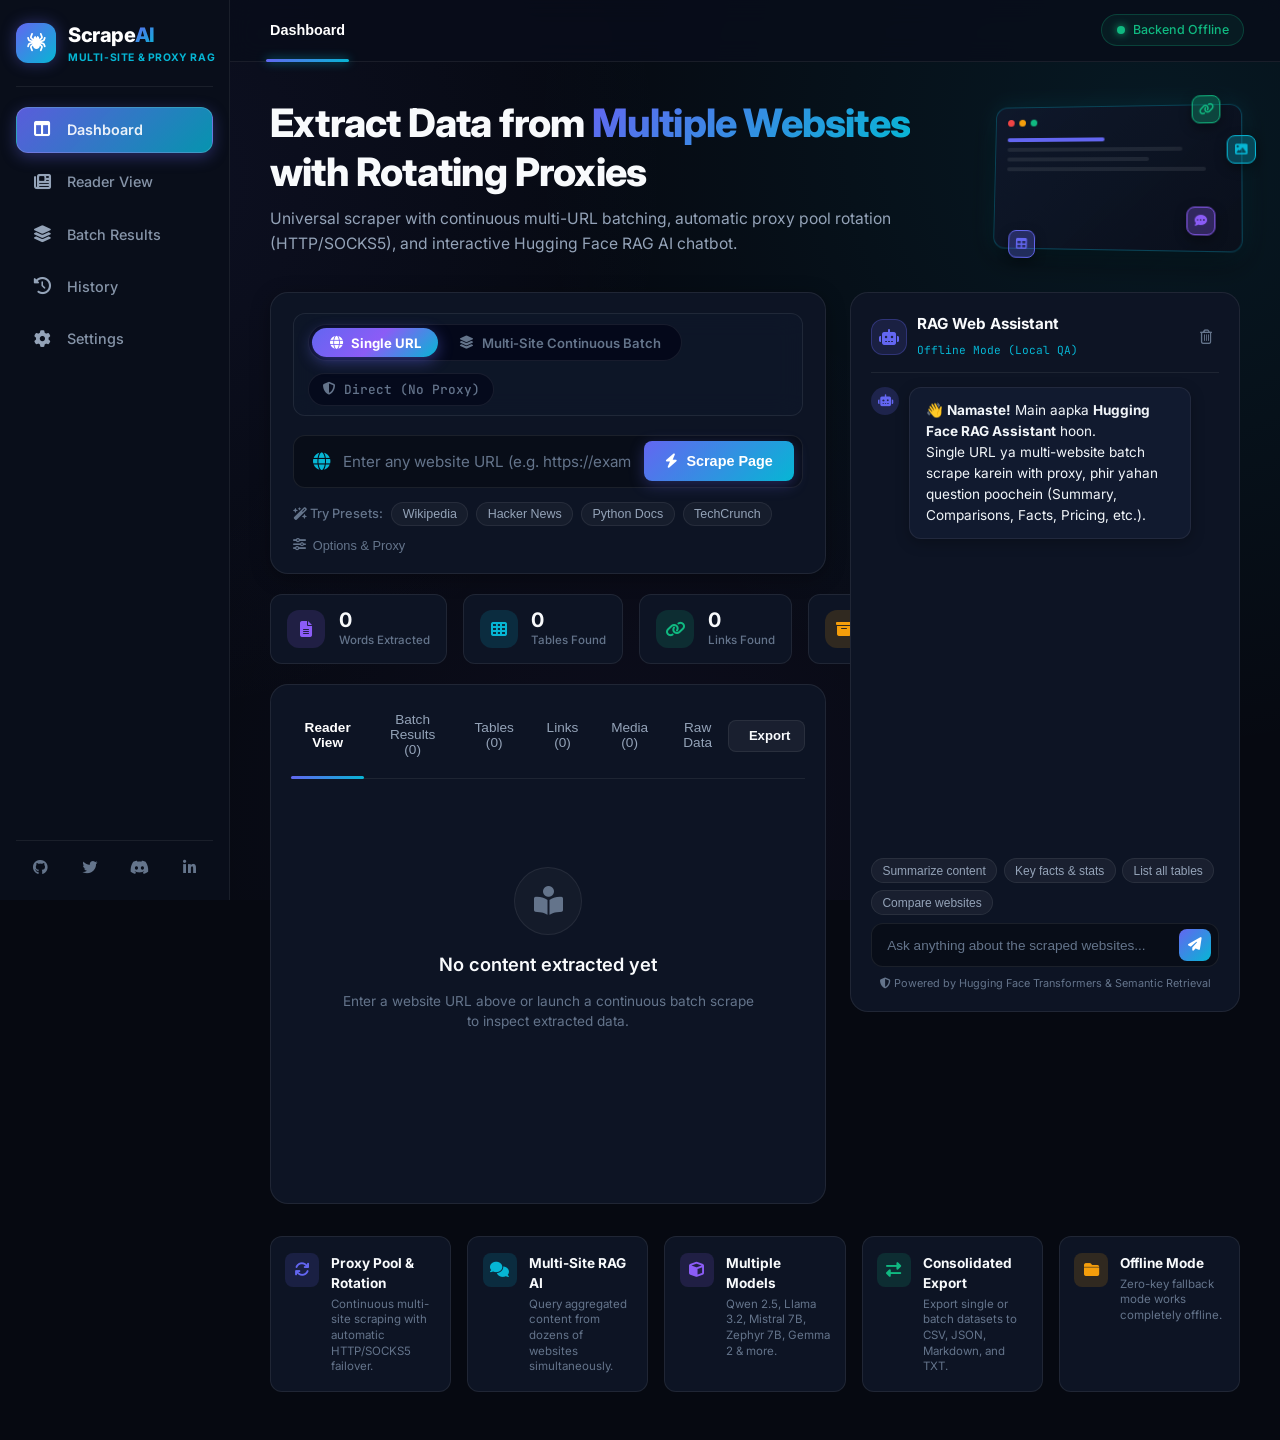
<file: index.html>
<!DOCTYPE html>
<html lang="en">

<head>
    <meta charset="UTF-8">
    <meta name="viewport" content="width=device-width, initial-scale=1.0">
    <title>ScrapeAI • Universal Multi-Website Web Scraper & Hugging Face RAG</title>
    <meta name="description"
        content="Universal web scraper + Hugging Face RAG engine with continuous multi-website scraping & rotating proxy support.">
    <!-- Google Fonts -->
    <link rel="preconnect" href="https://fonts.googleapis.com">
    <link rel="preconnect" href="https://fonts.gstatic.com" crossorigin>
    <link
        href="https://fonts.googleapis.com/css2?family=Inter:wght@300;400;500;600;700;800&family=JetBrains+Mono:wght@400;500;600&display=swap"
        rel="stylesheet">
    <!-- FontAwesome 6 Icons -->
    <link rel="stylesheet" href="https://cdnjs.cloudflare.com/ajax/libs/font-awesome/6.5.1/css/all.min.css">
    <link rel="stylesheet" href="./style.css?v=2.0">
</head>

<body>
    <div class="app-layout">
        <!-- DYNAMIC MINI / EXPANDABLE SIDEBAR -->
        <aside class="sidebar" id="mainSidebar">
            <div class="sidebar-header">
                <div class="logo-box">
                    <div class="logo-icon-wrap" id="logoIconWrap">
                        <i class="fa-solid fa-spider"></i>
                    </div>
                    <div class="logo-text">
                        <span class="logo-title">Scrape<span class="gradient-text">AI</span></span>
                        <span class="logo-sub">MULTI-SITE & PROXY RAG</span>
                    </div>
                </div>
            </div>

            <!-- SIDEBAR NAV LINKS -->
            <nav class="sidebar-nav">
                <a href="#dashboard" class="sidebar-item active" data-view="dashboard" title="Dashboard">
                    <i class="fa-solid fa-table-columns"></i>
                    <span class="nav-label">Dashboard</span>
                </a>
                <a href="#reader" class="sidebar-item" data-view="tab-article" title="Reader View">
                    <i class="fa-solid fa-newspaper"></i>
                    <span class="nav-label">Reader View</span>
                </a>
                <a href="#batch-view" class="sidebar-item" data-view="tab-batch" title="Batch Sites">
                    <i class="fa-solid fa-layer-group"></i>
                    <span class="nav-label">Batch Results</span>
                </a>
                <a href="#history" class="sidebar-item" id="sidebarHistoryBtn" title="History">
                    <i class="fa-solid fa-clock-rotate-left"></i>
                    <span class="nav-label">History</span>
                </a>
                <a href="#settings" class="sidebar-item" id="sidebarSettingsBtn" title="Settings">
                    <i class="fa-solid fa-gear"></i>
                    <span class="nav-label">Settings</span>
                </a>
            </nav>

            <!-- SOCIAL FOOTER -->
            <div class="sidebar-socials">
                <a href="https://github.com" target="_blank" title="GitHub"><i class="fa-brands fa-github"></i></a>
                <a href="https://twitter.com" target="_blank" title="Twitter"><i class="fa-brands fa-twitter"></i></a>
                <a href="https://discord.com" target="_blank" title="Discord"><i class="fa-brands fa-discord"></i></a>
                <a href="https://linkedin.com" target="_blank" title="LinkedIn"><i
                        class="fa-brands fa-linkedin-in"></i></a>
            </div>
        </aside>

        <!-- MAIN WRAPPER -->
        <div class="main-wrapper">
            <!-- TOP NAVBAR -->
            <header class="top-nav">
                <div class="nav-center-tabs">
                    <button class="top-tab active" data-tab-nav="dashboard">Dashboard</button>
                </div>

                <div class="nav-right-user">
                    <div class="server-status-pill" id="serverStatus">
                        <span class="status-dot"></span>
                        <span class="status-text">Backend Ready</span>
                    </div>
                </div>
            </header>

            <!-- MAIN CONTAINER -->
            <main class="page-content">
                <!-- HERO SECTION -->
                <section class="hero-container">
                    <div class="hero-left">
                        <h1 class="hero-headline">
                            Extract Data from <span class="gradient-text">Multiple Websites</span> with Rotating Proxies
                        </h1>
                        <p class="hero-description">
                            Universal scraper with continuous multi-URL batching, automatic proxy pool rotation (HTTP/SOCKS5), and interactive Hugging Face RAG AI chatbot.
                        </p>
                    </div>
                    <div class="hero-right-illustration">
                        <div class="glass-mockup">
                            <div class="mockup-header">
                                <span class="dot red"></span>
                                <span class="dot yellow"></span>
                                <span class="dot green"></span>
                            </div>
                            <div class="mockup-body">
                                <div class="mockup-lines">
                                    <div class="line l1"></div>
                                    <div class="line l2"></div>
                                    <div class="line l3"></div>
                                    <div class="line l4"></div>
                                </div>
                                <div class="floating-badge badge-link"><i class="fa-solid fa-link"></i></div>
                                <div class="floating-badge badge-table"><i class="fa-solid fa-table"></i></div>
                                <div class="floating-badge badge-img"><i class="fa-solid fa-image"></i></div>
                                <div class="floating-badge badge-chat"><i class="fa-solid fa-comment-dots"></i></div>
                            </div>
                        </div>
                    </div>
                </section>

                <!-- TWO-COLUMN WORKSPACE: LEFT (SCRAPER + STATS + VIEWER) & RIGHT (RAG ASSISTANT) -->
                <section class="workspace-grid">
                    <!-- LEFT COLUMN -->
                    <div class="workspace-left-col">
                        <!-- UNIVERSAL SCRAPER SEARCH CARD -->
                        <div class="scraper-card">
                            <!-- MODE SWITCHER -->
                            <div class="scraper-mode-bar">
                                <div class="mode-pill-group">
                                    <button type="button" class="mode-btn active" id="modeSingleBtn">
                                        <i class="fa-solid fa-globe"></i> Single URL
                                    </button>
                                    <button type="button" class="mode-btn" id="modeBatchBtn">
                                        <i class="fa-solid fa-layer-group"></i> Multi-Site Continuous Batch
                                    </button>
                                </div>
                                <div class="proxy-quick-status" id="proxyStatusBadge">
                                    <i class="fa-solid fa-shield-halved"></i>
                                    <span id="proxyStatusText">Direct (No Proxy)</span>
                                </div>
                            </div>

                            <!-- SINGLE URL FORM -->
                            <form id="scrapeForm" class="scraper-input-form">
                                <div class="input-bar-container">
                                    <i class="fa-solid fa-globe input-globe-icon"></i>
                                    <input type="url" id="urlInput" class="main-url-input"
                                        placeholder="Enter any website URL (e.g. https://example.com)..." required autocomplete="off">
                                    <button type="submit" id="scrapeBtn" class="scrape-action-btn">
                                        <i class="fa-solid fa-bolt"></i>
                                        <span>Scrape Page</span>
                                    </button>
                                </div>

                                <!-- PRESETS STRIP -->
                                <div class="presets-row">
                                    <div class="preset-items-group">
                                        <span class="presets-label"><i class="fa-solid fa-wand-magic-sparkles"></i> Try Presets:</span>
                                        <button type="button" class="preset-pill" data-url="https://en.wikipedia.org/wiki/Web_scraping">Wikipedia</button>
                                        <button type="button" class="preset-pill" data-url="https://news.ycombinator.com">Hacker News</button>
                                        <button type="button" class="preset-pill" data-url="https://docs.python.org/3/tutorial/">Python Docs</button>
                                        <button type="button" class="preset-pill" data-url="https://techcrunch.com">TechCrunch</button>
                                    </div>
                                    <button type="button" id="toggleAdvOptions" class="custom-selector-toggle">
                                        <i class="fa-solid fa-sliders"></i> Options & Proxy
                                    </button>
                                </div>

                                <!-- ADVANCED DRAWER FOR SINGLE URL -->
                                <div class="advanced-selector-drawer" id="advancedDrawer">
                                    <div class="advanced-drawer-grid">
                                        <div class="custom-input-box">
                                            <label for="customSelector"><i class="fa-solid fa-code"></i> CSS Selector (Optional):</label>
                                            <input type="text" id="customSelector" placeholder="e.g. .article-content, table.wikitable">
                                            <span class="hint-text">Leave blank to extract all structured content, tables & links.</span>
                                        </div>
                                        <div class="custom-input-box">
                                            <label for="proxyInput"><i class="fa-solid fa-shield-halved"></i> Proxy Server (Optional):</label>
                                            <div class="input-with-action">
                                                <input type="text" id="proxyInput" placeholder="http://127.0.0.1:8080 or socks5://user:pass@host:port">
                                                <button type="button" class="mini-test-btn" id="testProxyBtn" title="Test proxy connection">Test</button>
                                            </div>
                                            <span class="hint-text">HTTP, HTTPS, or SOCKS5 proxy to route requests.</span>
                                        </div>
                                    </div>
                                </div>
                            </form>

                            <!-- MULTI-SITE BATCH FORM -->
                            <form id="batchScrapeForm" class="batch-input-form" style="display:none;">
                                <div class="batch-urls-container">
                                    <label for="batchUrlsInput">
                                        <i class="fa-solid fa-list-check"></i> Target Website URLs (One URL per line):
                                    </label>
                                    <textarea id="batchUrlsInput" rows="4" class="batch-textarea" placeholder="https://en.wikipedia.org/wiki/Web_scraping&#10;https://news.ycombinator.com&#10;https://docs.python.org/3/tutorial/"></textarea>
                                </div>

                                <div class="batch-options-grid">
                                    <div class="custom-input-box">
                                        <label for="batchProxiesInput">
                                            <i class="fa-solid fa-arrows-rotate"></i> Proxy Pool List (Optional - Rotating):
                                        </label>
                                        <textarea id="batchProxiesInput" rows="3" class="batch-textarea" placeholder="http://127.0.0.1:8080&#10;socks5://user:pass@1.2.3.4:1080&#10;http://proxy.service.com:3128"></textarea>
                                        <div class="proxy-action-strip">
                                            <span class="hint-text">Rotates proxies across websites continuously.</span>
                                            <button type="button" class="preset-pill text-btn" id="loadTestProxyBtn">
                                                <i class="fa-solid fa-flask"></i> Fill Free Test Proxy
                                            </button>
                                        </div>
                                    </div>

                                    <div class="batch-controls-col">
                                        <div class="control-pair">
                                            <label for="proxyRotationSelect"><i class="fa-solid fa-shuffle"></i> Rotation Strategy:</label>
                                            <select id="proxyRotationSelect" class="dropdown-select">
                                                <option value="round-robin">Round-Robin (Sequential)</option>
                                                <option value="random">Random Proxy Selection</option>
                                            </select>
                                        </div>
                                        <div class="control-pair">
                                            <label for="throttleDelayInput"><i class="fa-solid fa-stopwatch"></i> Request Delay (Throttle):</label>
                                            <div class="range-wrap">
                                                <input type="range" id="throttleDelayInput" min="0" max="5" step="0.5" value="1.0">
                                                <span id="delayValLabel" class="delay-badge">1.0s</span>
                                            </div>
                                        </div>
                                    </div>
                                </div>

                                <div class="batch-actions-row">
                                    <div class="sample-urls-group">
                                        <button type="button" class="preset-pill" id="loadSampleBatchBtn">
                                            <i class="fa-solid fa-plus"></i> Load 3 Sample Sites
                                        </button>
                                        <button type="button" class="preset-pill" id="testBatchProxyBtn">
                                            <i class="fa-solid fa-vial-circle-check"></i> Test Proxy Pool
                                        </button>
                                    </div>
                                    <button type="submit" id="batchScrapeBtn" class="scrape-action-btn primary-glow">
                                        <i class="fa-solid fa-play"></i>
                                        <span>Start Continuous Batch Scrape</span>
                                    </button>
                                </div>
                            </form>

                            <!-- LIVE PROGRESS BAR -->
                            <div class="progress-bar-container" id="progressContainer">
                                <div class="progress-bar-fill" id="progressBar"></div>
                                <span class="progress-status-label" id="progressText">Connecting to target site...</span>
                            </div>
                        </div>

                        <!-- STATS 4-GRID STRIP -->
                        <div class="stats-row">
                            <div class="stat-box">
                                <div class="stat-icon-wrap stat-words"><i class="fa-solid fa-file-lines"></i></div>
                                <div class="stat-details">
                                    <h3 class="stat-number" id="statWords">0</h3>
                                    <span class="stat-name">Words Extracted</span>
                                </div>
                            </div>
                            <div class="stat-box">
                                <div class="stat-icon-wrap stat-tables"><i class="fa-solid fa-table-cells"></i></div>
                                <div class="stat-details">
                                    <h3 class="stat-number" id="statTables">0</h3>
                                    <span class="stat-name">Tables Found</span>
                                </div>
                            </div>
                            <div class="stat-box">
                                <div class="stat-icon-wrap stat-links"><i class="fa-solid fa-link"></i></div>
                                <div class="stat-details">
                                    <h3 class="stat-number" id="statLinks">0</h3>
                                    <span class="stat-name">Links Found</span>
                                </div>
                            </div>
                            <div class="stat-box">
                                <div class="stat-icon-wrap stat-images"><i class="fa-solid fa-box-archive"></i></div>
                                <div class="stat-details">
                                    <h3 class="stat-number" id="statImages">0</h3>
                                    <span class="stat-name">Images Found</span>
                                </div>
                            </div>
                        </div>

                        <!-- LEFT VIEWER CARD -->
                        <div class="viewer-card">
                            <div class="viewer-top-bar">
                                <div class="viewer-nav-tabs">
                                    <button class="v-tab active" data-tab="tab-article">Reader View</button>
                                    <button class="v-tab" data-tab="tab-batch">Batch Results (<span id="batchTabBadge">0</span>)</button>
                                    <button class="v-tab" data-tab="tab-tables">Tables (<span id="tableTabBadge">0</span>)</button>
                                    <button class="v-tab" data-tab="tab-links">Links (<span id="linkTabBadge">0</span>)</button>
                                    <button class="v-tab" data-tab="tab-images">Media (<span id="imgTabBadge">0</span>)</button>
                                    <button class="v-tab" data-tab="tab-json">Raw Data</button>
                                </div>

                                <!-- EXPORT DROPDOWN -->
                                <div class="export-dropdown-wrap">
                                    <button class="export-trigger-btn" id="exportBtn">
                                        <i class="fa-solid fa-arrow-down-to-bracket"></i>
                                        <span>Export</span>
                                    </button>
                                    <div class="export-popover" id="exportMenu">
                                        <button class="export-opt" data-fmt="json"><i class="fa-solid fa-file-code"></i> JSON Dataset</button>
                                        <button class="export-opt" data-fmt="csv"><i class="fa-solid fa-file-csv"></i> CSV (Tables / Batch)</button>
                                        <button class="export-opt" data-fmt="markdown"><i class="fa-solid fa-file-lines"></i> Markdown Report</button>
                                        <button class="export-opt" data-fmt="txt"><i class="fa-regular fa-file-lines"></i> Plain Text</button>
                                    </div>
                                </div>
                            </div>

                            <!-- VIEWER CONTENT WRAPPER -->
                            <div class="viewer-body">
                                <!-- EMPTY STATE -->
                                <div class="empty-placeholder" id="emptyState">
                                    <div class="empty-graphic">
                                        <div class="empty-book-icon">
                                            <i class="fa-solid fa-book-open-reader"></i>
                                        </div>
                                    </div>
                                    <h3 class="empty-title">No content extracted yet</h3>
                                    <p class="empty-text">Enter a website URL above or launch a continuous batch scrape to inspect extracted data.</p>
                                </div>

                                <!-- TAB 1: ARTICLE READER VIEW -->
                                <div class="tab-panel active" id="tab-article">
                                    <div class="article-header-meta" id="articleMetaHeader" style="display:none;">
                                        <h2 class="article-main-title" id="articleTitle">Page Title</h2>
                                        <div class="article-meta-badges">
                                            <span class="meta-chip" id="articleAuthor"><i class="fa-solid fa-user"></i> Author</span>
                                            <span class="meta-chip" id="articleSource"><i class="fa-solid fa-globe"></i> Source</span>
                                            <span class="meta-chip" id="articleDate"><i class="fa-solid fa-calendar"></i> Date</span>
                                            <span class="meta-chip meta-chip-proxy" id="articleProxy" style="display:none;"><i class="fa-solid fa-shield-halved"></i> <span id="articleProxyText">Proxy</span></span>
                                        </div>
                                    </div>
                                    <div class="article-content-body" id="articleBody"></div>
                                </div>

                                <!-- TAB 2: BATCH SITES RESULTS TABLE -->
                                <div class="tab-panel" id="tab-batch">
                                    <div class="batch-results-wrap" id="batchContainer">
                                        <p class="tab-empty-msg">No multi-website batch scraped yet. Switch to Batch Mode above to scrape multiple sites continuously.</p>
                                    </div>
                                </div>

                                <!-- TAB 3: STRUCTURED TABLES -->
                                <div class="tab-panel" id="tab-tables">
                                    <div class="tables-view-container" id="tablesContainer">
                                        <p class="tab-empty-msg">No HTML tables found on this webpage.</p>
                                    </div>
                                </div>

                                <!-- TAB 4: EXTRACTED LINKS -->
                                <div class="tab-panel" id="tab-links">
                                    <div class="links-search-bar">
                                        <i class="fa-solid fa-magnifying-glass"></i>
                                        <input type="text" id="linkSearch"
                                            placeholder="Search extracted links or target URLs..."
                                            class="link-filter-input">
                                    </div>
                                    <div class="links-grid-list" id="linksList"></div>
                                </div>

                                <!-- TAB 5: EXTRACTED IMAGES -->
                                <div class="tab-panel" id="tab-images">
                                    <div class="media-gallery-grid" id="imagesGrid"></div>
                                </div>

                                <!-- TAB 6: RAW JSON -->
                                <div class="tab-panel" id="tab-json">
                                    <div class="json-actions">
                                        <button class="copy-json-btn" id="copyJsonBtn"><i
                                                class="fa-regular fa-copy"></i> Copy JSON</button>
                                    </div>
                                    <pre class="raw-code-view"><code id="jsonCode">// Scraped data will be formatted as JSON here...</code></pre>
                                </div>
                            </div>
                        </div>
                    </div>

                    <!-- RIGHT RAG CHATBOT CARD (HIGH ALIGNMENT) -->
                    <div class="rag-chat-card">
                        <!-- CHAT HEADER -->
                        <div class="rag-header">
                            <div class="rag-ai-title-group">
                                <div class="rag-ai-avatar">
                                    <i class="fa-solid fa-robot"></i>
                                </div>
                                <div>
                                    <h3 class="rag-name">RAG Web Assistant</h3>
                                    <span class="rag-status-badge" id="chatActiveModel">Offline Mode (Local QA)</span>
                                </div>
                            </div>
                            <button class="clear-convo-btn" id="clearChatBtn" title="Clear Conversation">
                                <i class="fa-regular fa-trash-can"></i>
                            </button>
                        </div>

                        <!-- CHAT MESSAGES STREAM -->
                        <div class="chat-message-feed" id="chatMessages">
                            <div class="chat-row bot-row">
                                <div class="chat-avatar bot-avatar"><i class="fa-solid fa-robot"></i></div>
                                <div class="chat-speech-bubble">
                                    <p>👋 <strong>Namaste!</strong> Main aapka <strong>Hugging Face RAG Assistant</strong> hoon.</p>
                                    <p>Single URL ya multi-website batch scrape karein with proxy, phir yahan question poochein (Summary, Comparisons, Facts, Pricing, etc.).</p>
                                </div>
                            </div>
                        </div>

                        <!-- SUGGESTION CHIPS -->
                        <div class="chat-quick-chips" id="suggestionChips">
                            <button class="quick-chip"
                                data-prompt="Summarize the scraped content in 3 clear bullet points.">Summarize content</button>
                            <button class="quick-chip"
                                data-prompt="What are the key facts, numbers, and comparisons mentioned?">Key facts & stats</button>
                            <button class="quick-chip"
                                data-prompt="List all tables and numerical data found.">List all tables</button>
                            <button class="quick-chip"
                                data-prompt="What are the main differences across the scraped websites?">Compare websites</button>
                        </div>

                        <!-- CHAT INPUT FORM -->
                        <form id="chatForm" class="chat-input-row">
                            <input type="text" id="chatInput" class="chat-text-input"
                                placeholder="Ask anything about the scraped websites..." autocomplete="off" required>
                            <button type="submit" id="sendBtn" class="chat-submit-btn">
                                <i class="fa-solid fa-paper-plane"></i>
                            </button>
                        </form>

                        <div class="chat-footer-note">
                            <i class="fa-solid fa-shield-halved"></i> Powered by Hugging Face Transformers & Semantic Retrieval
                        </div>
                    </div>
                </section>

                <!-- BOTTOM 5 FEATURE CARDS -->
                <section class="feature-highlights-strip">
                    <div class="feature-highlight-card">
                        <div class="feat-icon feat-scraper"><i class="fa-solid fa-arrows-rotate"></i></div>
                        <div class="feat-info">
                            <h4>Proxy Pool & Rotation</h4>
                            <p>Continuous multi-site scraping with automatic HTTP/SOCKS5 failover.</p>
                        </div>
                    </div>
                    <div class="feature-highlight-card">
                        <div class="feat-icon feat-rag"><i class="fa-solid fa-comments"></i></div>
                        <div class="feat-info">
                            <h4>Multi-Site RAG AI</h4>
                            <p>Query aggregated content from dozens of websites simultaneously.</p>
                        </div>
                    </div>
                    <div class="feature-highlight-card">
                        <div class="feat-icon feat-models"><i class="fa-solid fa-cube"></i></div>
                        <div class="feat-info">
                            <h4>Multiple Models</h4>
                            <p>Qwen 2.5, Llama 3.2, Mistral 7B, Zephyr 7B, Gemma 2 & more.</p>
                        </div>
                    </div>
                    <div class="feature-highlight-card">
                        <div class="feat-icon feat-export"><i class="fa-solid fa-right-left"></i></div>
                        <div class="feat-info">
                            <h4>Consolidated Export</h4>
                            <p>Export single or batch datasets to CSV, JSON, Markdown, and TXT.</p>
                        </div>
                    </div>
                    <div class="feature-highlight-card">
                        <div class="feat-icon feat-offline"><i class="fa-solid fa-folder-closed"></i></div>
                        <div class="feat-info">
                            <h4>Offline Mode</h4>
                            <p>Zero-key fallback mode works completely offline.</p>
                        </div>
                    </div>
                </section>
            </main>
        </div>

        <!-- AI SETTINGS MODAL -->
        <div class="modal-overlay" id="settingsModal">
            <div class="modal-window">
                <div class="modal-window-header">
                    <h3><i class="fa-solid fa-sliders"></i> AI & Proxy Settings</h3>
                    <button class="modal-close-btn" id="closeSettingsModal"><i class="fa-solid fa-xmark"></i></button>
                </div>
                <div class="modal-window-body">
                    <div class="input-setting-group">
                        <label for="apiUrlInput">
                            <i class="fa-solid fa-server"></i> Backend API Base URL (Render / Cloud)
                        </label>
                        <input type="text" id="apiUrlInput" placeholder="e.g. https://your-scraper-app.onrender.com (leave blank if hosted together)">
                        <span class="setting-help-text">
                            If your frontend is hosted on Vercel and backend is on Render, paste your Render backend URL here.
                        </span>
                    </div>

                    <div class="input-setting-group">
                        <label for="hfTokenInput">
                            <i class="fa-solid fa-key"></i> Hugging Face User Access Token (Free)
                        </label>
                        <input type="password" id="hfTokenInput" placeholder="hf_xxxxxxxxxxxxxxxxxxxxxxx">
                        <span class="setting-help-text">
                            Get your free token from <a href="https://huggingface.co/settings/tokens"
                                target="_blank">huggingface.co/settings/tokens</a> (Read role). If left blank, offline
                            semantic extractor will be used.
                        </span>
                    </div>

                    <div class="input-setting-group">
                        <label for="modelSelect"><i class="fa-solid fa-microchip"></i> Hugging Face LLM Model</label>
                        <select id="modelSelect" class="dropdown-select">
                            <option value="Qwen/Qwen2.5-7B-Instruct">Qwen 2.5 (7B Instruct) - Recommended</option>
                            <option value="meta-llama/Llama-3.2-3B-Instruct">Llama 3.2 (3B Instruct) - Fast</option>
                            <option value="mistralai/Mistral-7B-Instruct-v0.3">Mistral 7B Instruct</option>
                            <option value="HuggingFaceH4/zephyr-7b-beta">Zephyr 7B Beta</option>
                            <option value="google/gemma-2-2b-it">Google Gemma 2 (2B IT)</option>
                        </select>
                    </div>

                    <div class="input-setting-group">
                        <label for="defaultProxyInput">
                            <i class="fa-solid fa-shield-halved"></i> Default Proxy Server / Pool (Optional)
                        </label>
                        <input type="text" id="defaultProxyInput" placeholder="http://127.0.0.1:8080 or socks5://user:pass@host:port">
                        <span class="setting-help-text">
                            Automatically route all scraping requests through this proxy (HTTP, HTTPS, or SOCKS5).
                        </span>
                    </div>

                    <div class="input-setting-group">
                        <label for="systemPromptInput"><i class="fa-solid fa-terminal"></i> Custom System Prompt</label>
                        <textarea id="systemPromptInput" rows="3" class="prompt-textarea"
                            placeholder="Enter custom instructions for RAG AI persona..."></textarea>
                    </div>

                    <div class="setting-notice-box">
                        <i class="fa-solid fa-circle-info"></i>
                        <span>Your credentials are stored securely in browser local storage and communicated solely with your local backend.</span>
                    </div>
                </div>
                <div class="modal-window-footer">
                    <button class="secondary-btn" id="cancelSettingsBtn">Cancel</button>
                    <button class="primary-gradient-btn" id="saveSettingsBtn">Save Settings</button>
                </div>
            </div>
        </div>

        <!-- HISTORY MODAL -->
        <div class="modal-overlay" id="historyModal">
            <div class="modal-window history-window">
                <div class="modal-window-header">
                    <h3><i class="fa-solid fa-clock-rotate-left"></i> Scrape History</h3>
                    <button class="modal-close-btn" id="closeHistoryModal"><i class="fa-solid fa-xmark"></i></button>
                </div>
                <div class="modal-window-body">
                    <div class="history-card-list" id="historyList">
                        <p class="tab-empty-msg">No previous scrapes saved yet.</p>
                    </div>
                </div>
            </div>
        </div>

    </div>

    <!-- MAIN APP SCRIPT -->
    <script src="./app.js?v=2.1"></script>
</body>

</html>
</file>
<file: style.css>
/* ==========================================================================
   ScrapeAI Clean Modern Design System
   High-Aesthetic Dark UI, Elevated RAG Panel & Seamless Modal Support
   ========================================================================== */

:root {
    --bg-base: #060911;
    --bg-sidebar: #090e1a;
    --bg-card: #0d1424;
    --bg-card-hover: #131c33;
    --bg-input: #080d18;
    
    --border-light: rgba(255, 255, 255, 0.07);
    --border-card: rgba(255, 255, 255, 0.08);
    --border-glow: rgba(99, 102, 241, 0.4);
    
    --text-main: #f8fafc;
    --text-dim: #94a3b8;
    --text-muted: #64748b;
    
    --accent-indigo: #6366f1;
    --accent-violet: #8b5cf6;
    --accent-cyan: #06b6d4;
    --accent-emerald: #10b981;
    --accent-amber: #f59e0b;
    --accent-rose: #f43f5e;
    
    --gradient-brand: linear-gradient(135deg, #6366f1 0%, #06b6d4 100%);
    --gradient-pill-active: linear-gradient(135deg, rgba(99, 102, 241, 0.9) 0%, rgba(6, 182, 212, 0.8) 100%);
    
    --radius-sm: 8px;
    --radius-md: 12px;
    --radius-lg: 18px;
    --radius-full: 9999px;
    
    --font-sans: 'Inter', -apple-system, BlinkMacSystemFont, sans-serif;
    --font-mono: 'JetBrains Mono', monospace;
    --transition-fast: all 0.2s cubic-bezier(0.4, 0, 0.2, 1);
    --transition-smooth: all 0.3s cubic-bezier(0.4, 0, 0.2, 1);
}

* {
    box-sizing: border-box;
    margin: 0;
    padding: 0;
}

body {
    font-family: var(--font-sans);
    background-color: var(--bg-base);
    color: var(--text-main);
    min-height: 100vh;
    line-height: 1.5;
    overflow-x: hidden;
    background-image: 
        radial-gradient(circle at 10% 20%, rgba(99, 102, 241, 0.08) 0%, transparent 40%),
        radial-gradient(circle at 90% 15%, rgba(6, 182, 212, 0.09) 0%, transparent 45%),
        radial-gradient(circle at 50% 90%, rgba(139, 92, 246, 0.05) 0%, transparent 50%);
    background-attachment: fixed;
}

.gradient-text {
    background: var(--gradient-brand);
    -webkit-background-clip: text;
    -webkit-text-fill-color: transparent;
}

/* ================= APP LAYOUT GRID ================= */
.app-layout {
    display: flex;
    min-height: 100vh;
    width: 100vw;
}

/* ================= SIDEBAR WITH FIXED LOGO ================= */
.sidebar {
    width: 230px;
    background: var(--bg-sidebar);
    border-right: 1px solid var(--border-light);
    display: flex;
    flex-direction: column;
    padding: 1.25rem 1rem;
    position: sticky;
    top: 0;
    height: 100vh;
    overflow-x: hidden;
    overflow-y: auto;
    z-index: 50;
    flex-shrink: 0;
    transition: var(--transition-smooth);
}

.sidebar-header {
    display: flex;
    align-items: center;
    padding-bottom: 1.25rem;
    border-bottom: 1px solid var(--border-light);
    margin-bottom: 1.25rem;
    min-height: 46px;
}

.logo-box {
    display: flex;
    align-items: center;
    gap: 0.75rem;
    user-select: none;
}

.logo-icon-wrap {
    width: 40px;
    height: 40px;
    border-radius: var(--radius-md);
    background: var(--gradient-brand);
    display: flex;
    align-items: center;
    justify-content: center;
    color: #fff;
    font-size: 1.15rem;
    box-shadow: 0 0 15px rgba(99, 102, 241, 0.4);
    flex-shrink: 0;
}

.logo-text {
    display: flex;
    flex-direction: column;
    opacity: 1;
    white-space: nowrap;
}

.logo-title {
    font-size: 1.25rem;
    font-weight: 800;
    letter-spacing: -0.4px;
    color: #fff;
}

.logo-sub {
    font-size: 0.65rem;
    color: var(--accent-cyan);
    font-weight: 700;
    letter-spacing: 0.6px;
}

/* Sidebar Nav Items */
.sidebar-nav {
    display: flex;
    flex-direction: column;
    gap: 0.4rem;
    flex: 1;
}

.sidebar-item {
    display: flex;
    align-items: center;
    gap: 0.85rem;
    padding: 0.7rem 0.9rem;
    border-radius: var(--radius-md);
    color: var(--text-dim);
    text-decoration: none;
    font-size: 0.9rem;
    font-weight: 500;
    transition: all 0.25s cubic-bezier(0.4, 0, 0.2, 1);
    white-space: nowrap;
    position: relative;
    border: 1px solid transparent;
}

.sidebar-item i {
    font-size: 1.05rem;
    width: 22px;
    text-align: center;
    flex-shrink: 0;
    transition: transform 0.25s ease, color 0.25s ease;
}

.nav-label {
    opacity: 0.9;
    transition: transform 0.25s ease, color 0.25s ease;
    white-space: nowrap;
}

.sidebar-item:hover {
    color: #fff;
    background: rgba(99, 102, 241, 0.12);
    border-color: rgba(99, 102, 241, 0.25);
    transform: translateX(4px);
}

.sidebar-item:hover i {
    color: var(--accent-cyan);
    transform: scale(1.1);
}

.sidebar-item.active {
    background: var(--gradient-pill-active);
    color: #fff;
    font-weight: 600;
    box-shadow: 0 4px 15px rgba(99, 102, 241, 0.35);
    border-color: rgba(255, 255, 255, 0.15);
}

.sidebar-item.active i {
    color: #fff;
}

/* Sidebar Socials */
.sidebar-socials {
    display: flex;
    justify-content: space-around;
    padding-top: 1rem;
    border-top: 1px solid var(--border-light);
}

.sidebar-socials a {
    color: var(--text-muted);
    font-size: 0.95rem;
    text-decoration: none;
    transition: var(--transition-fast);
}

.sidebar-socials a:hover {
    color: var(--accent-cyan);
    transform: translateY(-2px);
}

/* ================= MAIN WRAPPER ================= */
.main-wrapper {
    flex: 1;
    display: flex;
    flex-direction: column;
    min-width: 0;
}

/* ================= TOP NAVBAR ================= */
.top-nav {
    display: flex;
    justify-content: space-between;
    align-items: center;
    padding: 0.9rem 2.25rem;
    background: rgba(9, 14, 26, 0.85);
    backdrop-filter: blur(12px);
    border-bottom: 1px solid var(--border-light);
    position: sticky;
    top: 0;
    z-index: 30;
}

.nav-center-tabs {
    display: flex;
    align-items: center;
    gap: 2.25rem;
}

.top-tab {
    background: transparent;
    border: none;
    color: var(--text-dim);
    font-size: 0.9rem;
    font-weight: 500;
    cursor: pointer;
    padding: 0.5rem 0.25rem;
    position: relative;
    transition: var(--transition-fast);
}

.top-tab:hover {
    color: var(--text-main);
}

.top-tab.active {
    color: #fff;
    font-weight: 600;
}

.top-tab.active::after {
    content: '';
    position: absolute;
    bottom: -0.95rem;
    left: 0;
    width: 100%;
    height: 3px;
    background: var(--gradient-brand);
    border-radius: var(--radius-full);
    box-shadow: 0 0 10px rgba(6, 182, 212, 0.7);
}

.nav-right-user {
    display: flex;
    align-items: center;
    gap: 1rem;
}

.server-status-pill {
    display: flex;
    align-items: center;
    gap: 0.5rem;
    padding: 0.35rem 0.9rem;
    background: rgba(16, 185, 129, 0.08);
    border: 1px solid rgba(16, 185, 129, 0.25);
    border-radius: var(--radius-full);
    font-size: 0.78rem;
    color: var(--accent-emerald);
    font-weight: 500;
}

.status-dot {
    width: 8px;
    height: 8px;
    background-color: var(--accent-emerald);
    border-radius: 50%;
    box-shadow: 0 0 8px var(--accent-emerald);
    animation: pulseGlow 2s infinite;
}

@keyframes pulseGlow {
    0%, 100% { opacity: 1; transform: scale(1); }
    50% { opacity: 0.5; transform: scale(0.85); }
}

/* ================= PAGE CONTENT ================= */
.page-content {
    padding: 1.5rem 2.5rem 3rem 2.5rem;
    display: flex;
    flex-direction: column;
    gap: 1.5rem;
    max-width: 1560px;
    margin: 0 auto;
    width: 100%;
}

/* ================= HERO SECTION ================= */
.hero-container {
    display: flex;
    justify-content: space-between;
    align-items: center;
    gap: 2rem;
    padding: 0.75rem 0;
}

.hero-left {
    max-width: 720px;
}

.hero-headline {
    font-size: 2.45rem;
    font-weight: 800;
    letter-spacing: -0.8px;
    line-height: 1.25;
    margin-bottom: 0.65rem;
}

.hero-description {
    font-size: 0.98rem;
    color: var(--text-dim);
    line-height: 1.6;
}

/* 3D Glass Browser Mockup Graphic */
.hero-right-illustration {
    display: flex;
    align-items: center;
    justify-content: center;
}

.glass-mockup {
    width: 250px;
    height: 145px;
    background: linear-gradient(135deg, rgba(16, 24, 44, 0.85) 0%, rgba(9, 14, 26, 0.95) 100%);
    border: 1px solid rgba(6, 182, 212, 0.3);
    border-radius: var(--radius-md);
    padding: 0.75rem;
    position: relative;
    box-shadow: 0 10px 30px rgba(0, 0, 0, 0.5), 0 0 25px rgba(6, 182, 212, 0.15);
    transform: perspective(600px) rotateY(-8deg) rotateX(4deg);
}

.mockup-header {
    display: flex;
    gap: 5px;
    margin-bottom: 0.75rem;
}

.mockup-header .dot {
    width: 7px;
    height: 7px;
    border-radius: 50%;
}
.dot.red { background: #ef4444; }
.dot.yellow { background: #f59e0b; }
.dot.green { background: #10b981; }

.mockup-lines {
    display: flex;
    flex-direction: column;
    gap: 6px;
}

.mockup-lines .line {
    height: 4px;
    background: rgba(255, 255, 255, 0.08);
    border-radius: 2px;
}
.line.l1 { width: 45%; background: var(--accent-indigo); }
.line.l2 { width: 80%; }
.line.l3 { width: 65%; }
.line.l4 { width: 90%; }

.floating-badge {
    position: absolute;
    width: 28px;
    height: 28px;
    border-radius: var(--radius-sm);
    display: flex;
    align-items: center;
    justify-content: center;
    font-size: 0.75rem;
    color: #fff;
    box-shadow: 0 4px 12px rgba(0, 0, 0, 0.4);
}

.badge-link { top: -10px; right: 20px; background: rgba(16, 185, 129, 0.3); border: 1px solid var(--accent-emerald); color: var(--accent-emerald); }
.badge-table { bottom: -10px; left: 15px; background: rgba(99, 102, 241, 0.3); border: 1px solid var(--accent-indigo); color: var(--accent-indigo); }
.badge-img { top: 30px; right: -14px; background: rgba(6, 182, 212, 0.3); border: 1px solid var(--accent-cyan); color: var(--accent-cyan); }
.badge-chat { bottom: 15px; right: 25px; background: rgba(139, 92, 246, 0.3); border: 1px solid var(--accent-violet); color: var(--accent-violet); }

/* ================= TWO-COLUMN WORKSPACE: LEFT WORKSPACE & RIGHT RAG ================= */
.workspace-grid {
    display: grid;
    grid-template-columns: 1fr 390px;
    gap: 1.5rem;
    align-items: start;
}

.workspace-left-col {
    display: flex;
    flex-direction: column;
    gap: 1.25rem;
    min-width: 0;
}

/* ================= SCRAPER INPUT CARD ================= */
.scraper-card {
    background: var(--bg-card);
    border: 1px solid var(--border-card);
    border-radius: var(--radius-lg);
    padding: 1.25rem 1.4rem;
    box-shadow: 0 4px 20px rgba(0, 0, 0, 0.3);
}

.scraper-input-form {
    display: flex;
    flex-direction: column;
    gap: 0.85rem;
}

.input-bar-container {
    display: flex;
    align-items: center;
    background: var(--bg-input);
    border: 1px solid var(--border-card);
    border-radius: var(--radius-md);
    padding: 0.35rem 0.45rem 0.35rem 1.15rem;
    min-height: 52px;
    gap: 0.75rem;
    transition: var(--transition-fast);
    box-sizing: border-box;
}

.input-bar-container:focus-within {
    border-color: var(--accent-indigo);
    box-shadow: 0 0 20px rgba(99, 102, 241, 0.25);
}

.input-globe-icon {
    font-size: 1.1rem;
    color: var(--accent-cyan);
    flex-shrink: 0;
}

.main-url-input {
    flex: 1;
    background: transparent;
    border: none;
    outline: none;
    color: var(--text-main);
    font-size: 0.95rem;
    font-family: var(--font-sans);
    padding: 0.4rem 0;
    min-width: 0;
}

.main-url-input::placeholder {
    color: var(--text-muted);
}

.scrape-action-btn {
    display: inline-flex;
    align-items: center;
    justify-content: center;
    gap: 0.5rem;
    background: var(--gradient-brand);
    color: #fff;
    border: none;
    height: 40px;
    padding: 0 1.35rem;
    font-size: 0.9rem;
    font-weight: 600;
    border-radius: var(--radius-sm);
    cursor: pointer;
    transition: var(--transition-smooth);
    box-shadow: 0 4px 15px rgba(99, 102, 241, 0.3);
    white-space: nowrap;
    flex-shrink: 0;
}

.scrape-action-btn:hover {
    opacity: 0.92;
    transform: translateY(-1px);
    box-shadow: 0 6px 20px rgba(99, 102, 241, 0.45);
}

.presets-row {
    display: flex;
    justify-content: space-between;
    align-items: center;
    flex-wrap: wrap;
    gap: 0.75rem;
}

.preset-items-group {
    display: flex;
    align-items: center;
    gap: 0.5rem;
    flex-wrap: wrap;
}

.presets-label {
    font-size: 0.8rem;
    color: var(--text-muted);
    font-weight: 500;
}

.preset-pill {
    background: rgba(255, 255, 255, 0.04);
    border: 1px solid var(--border-light);
    color: var(--text-dim);
    padding: 0.25rem 0.65rem;
    border-radius: var(--radius-full);
    font-size: 0.78rem;
    cursor: pointer;
    transition: var(--transition-fast);
}

.preset-pill:hover {
    background: rgba(99, 102, 241, 0.15);
    color: var(--accent-indigo);
    border-color: rgba(99, 102, 241, 0.3);
}

.custom-selector-toggle {
    background: transparent;
    border: none;
    color: var(--text-muted);
    font-size: 0.8rem;
    cursor: pointer;
    display: flex;
    align-items: center;
    gap: 0.4rem;
    transition: var(--transition-fast);
}

.custom-selector-toggle:hover {
    color: var(--text-main);
}

.advanced-selector-drawer {
    display: none;
    padding-top: 0.5rem;
    border-top: 1px solid var(--border-light);
}

.advanced-selector-drawer.open {
    display: block;
}

.custom-input-box {
    display: flex;
    flex-direction: column;
    gap: 0.4rem;
}

.custom-input-box label {
    font-size: 0.8rem;
    color: var(--text-dim);
    font-weight: 500;
}

.custom-input-box input {
    background: var(--bg-input);
    border: 1px solid var(--border-light);
    border-radius: var(--radius-sm);
    padding: 0.6rem 0.85rem;
    color: var(--text-main);
    font-family: var(--font-mono);
    font-size: 0.85rem;
    outline: none;
}

.hint-text {
    font-size: 0.72rem;
    color: var(--text-muted);
}

/* Progress bar */
.progress-bar-container {
    display: none;
    margin-top: 0.85rem;
    flex-direction: column;
    gap: 0.35rem;
}

.progress-bar-container.active {
    display: flex;
}

.progress-bar-fill {
    height: 3px;
    width: 0%;
    background: var(--gradient-brand);
    border-radius: var(--radius-full);
    transition: width 0.3s ease;
}

.progress-status-label {
    font-size: 0.75rem;
    color: var(--accent-cyan);
}

/* ================= 4 STATS ROW ================= */
.stats-row {
    display: grid;
    grid-template-columns: repeat(4, 1fr);
    gap: 1rem;
}

.stat-box {
    background: var(--bg-card);
    border: 1px solid var(--border-card);
    border-radius: var(--radius-md);
    padding: 0.85rem 1rem;
    display: flex;
    align-items: center;
    gap: 0.85rem;
    transition: var(--transition-fast);
}

.stat-box:hover {
    border-color: rgba(255, 255, 255, 0.15);
    transform: translateY(-2px);
}

.stat-icon-wrap {
    width: 38px;
    height: 38px;
    border-radius: var(--radius-md);
    display: flex;
    align-items: center;
    justify-content: center;
    font-size: 1rem;
    flex-shrink: 0;
}

.stat-words { background: rgba(139, 92, 246, 0.15); color: var(--accent-violet); }
.stat-tables { background: rgba(6, 182, 212, 0.15); color: var(--accent-cyan); }
.stat-links { background: rgba(16, 185, 129, 0.15); color: var(--accent-emerald); }
.stat-images { background: rgba(245, 158, 11, 0.15); color: var(--accent-amber); }

.stat-details {
    display: flex;
    flex-direction: column;
}

.stat-number {
    font-size: 1.25rem;
    font-weight: 700;
    line-height: 1.2;
}

.stat-name {
    font-size: 0.72rem;
    color: var(--text-muted);
    font-weight: 500;
    white-space: nowrap;
}

/* Left: Viewer Card */
.viewer-card {
    background: var(--bg-card);
    border: 1px solid var(--border-card);
    border-radius: var(--radius-lg);
    padding: 1.25rem;
    min-height: 520px;
    display: flex;
    flex-direction: column;
}

.viewer-top-bar {
    display: flex;
    justify-content: space-between;
    align-items: center;
    padding-bottom: 0.85rem;
    border-bottom: 1px solid var(--border-light);
    margin-bottom: 1rem;
    position: relative;
}

.viewer-nav-tabs {
    display: flex;
    gap: 0.35rem;
}

.v-tab {
    background: transparent;
    border: none;
    color: var(--text-dim);
    padding: 0.45rem 0.85rem;
    border-radius: var(--radius-sm);
    font-size: 0.85rem;
    font-weight: 500;
    cursor: pointer;
    position: relative;
    transition: var(--transition-fast);
}

.v-tab:hover {
    color: var(--text-main);
    background: rgba(255, 255, 255, 0.04);
}

.v-tab.active {
    color: #fff;
    font-weight: 600;
}

.v-tab.active::after {
    content: '';
    position: absolute;
    bottom: -0.9rem;
    left: 0;
    width: 100%;
    height: 2.5px;
    background: var(--gradient-brand);
    border-radius: var(--radius-full);
}

/* Export Dropdown */
.export-dropdown-wrap {
    position: relative;
}

.export-trigger-btn {
    display: inline-flex;
    align-items: center;
    gap: 0.4rem;
    background: rgba(255, 255, 255, 0.05);
    border: 1px solid var(--border-light);
    color: var(--text-main);
    padding: 0.45rem 0.85rem;
    border-radius: var(--radius-sm);
    font-size: 0.82rem;
    font-weight: 600;
    cursor: pointer;
    transition: var(--transition-fast);
}

.export-trigger-btn:hover {
    background: rgba(255, 255, 255, 0.1);
    border-color: rgba(255, 255, 255, 0.2);
}

.export-popover {
    display: none;
    position: absolute;
    right: 0;
    top: 115%;
    background: #0d1424;
    border: 1px solid var(--border-light);
    border-radius: var(--radius-md);
    box-shadow: 0 10px 30px rgba(0, 0, 0, 0.6);
    z-index: 50;
    min-width: 180px;
    padding: 0.4rem;
}

.export-popover.show {
    display: flex;
    flex-direction: column;
    gap: 0.2rem;
}

.export-opt {
    background: transparent;
    border: none;
    color: var(--text-dim);
    padding: 0.55rem 0.75rem;
    text-align: left;
    font-size: 0.8rem;
    border-radius: var(--radius-sm);
    cursor: pointer;
    display: flex;
    align-items: center;
    gap: 0.5rem;
    transition: var(--transition-fast);
}

.export-opt:hover {
    background: rgba(99, 102, 241, 0.15);
    color: var(--text-main);
}

/* Tab Panels */
.tab-panel {
    display: none;
}

.tab-panel.active {
    display: block;
}

/* Empty Placeholder */
.empty-placeholder {
    text-align: center;
    padding: 4.5rem 1.5rem;
    display: flex;
    flex-direction: column;
    align-items: center;
    gap: 0.75rem;
}

.empty-graphic {
    width: 68px;
    height: 68px;
    border-radius: 50%;
    background: rgba(255, 255, 255, 0.03);
    border: 1px solid var(--border-light);
    display: flex;
    align-items: center;
    justify-content: center;
    color: var(--text-muted);
    font-size: 1.8rem;
    margin-bottom: 0.25rem;
}

.empty-title {
    font-size: 1.15rem;
    font-weight: 600;
}

.empty-text {
    color: var(--text-muted);
    font-size: 0.85rem;
    max-width: 420px;
}

/* Reader View Tab */
.article-header-meta {
    margin-bottom: 1.25rem;
}

.article-main-title {
    font-size: 1.5rem;
    font-weight: 700;
    line-height: 1.3;
    margin-bottom: 0.65rem;
}

.article-meta-badges {
    display: flex;
    gap: 0.5rem;
    flex-wrap: wrap;
}

.meta-chip {
    background: rgba(255, 255, 255, 0.04);
    border: 1px solid var(--border-light);
    padding: 0.2rem 0.6rem;
    border-radius: var(--radius-full);
    font-size: 0.75rem;
    color: var(--text-dim);
}

.article-content-body {
    font-size: 0.95rem;
    line-height: 1.7;
    color: #cbd5e1;
    white-space: pre-line;
    max-height: 540px;
    overflow-y: auto;
    padding-right: 0.5rem;
}

/* Tables Tab */
.tables-view-container {
    display: flex;
    flex-direction: column;
    gap: 1.5rem;
    max-height: 540px;
    overflow-y: auto;
}

.custom-table-wrapper {
    overflow-x: auto;
    border: 1px solid var(--border-light);
    border-radius: var(--radius-md);
    background: rgba(8, 13, 24, 0.6);
}

.styled-table {
    width: 100%;
    border-collapse: collapse;
    font-size: 0.85rem;
    text-align: left;
}

.styled-table th {
    background: #111a2e;
    color: var(--accent-cyan);
    padding: 0.7rem 0.9rem;
    font-weight: 600;
    border-bottom: 1px solid var(--border-light);
}

.styled-table td {
    padding: 0.65rem 0.9rem;
    border-bottom: 1px solid rgba(255, 255, 255, 0.03);
    color: #e2e8f0;
}

.styled-table tr:hover {
    background: rgba(255, 255, 255, 0.02);
}

/* Links Tab */
.links-search-bar {
    display: flex;
    align-items: center;
    gap: 0.6rem;
    background: var(--bg-input);
    border: 1px solid var(--border-light);
    border-radius: var(--radius-sm);
    padding: 0.55rem 0.85rem;
    margin-bottom: 0.85rem;
}

.link-filter-input {
    flex: 1;
    background: transparent;
    border: none;
    outline: none;
    color: var(--text-main);
    font-size: 0.85rem;
}

.links-grid-list {
    display: flex;
    flex-direction: column;
    gap: 0.4rem;
    max-height: 480px;
    overflow-y: auto;
}

.link-item {
    display: flex;
    justify-content: space-between;
    align-items: center;
    padding: 0.65rem 0.85rem;
    background: rgba(13, 20, 36, 0.5);
    border: 1px solid var(--border-light);
    border-radius: var(--radius-sm);
    text-decoration: none;
    transition: var(--transition-fast);
}

.link-item:hover {
    border-color: var(--accent-cyan);
    background: rgba(6, 182, 212, 0.08);
}

.link-anchor {
    font-size: 0.85rem;
    color: #f1f5f9;
    max-width: 60%;
    overflow: hidden;
    text-overflow: ellipsis;
    white-space: nowrap;
}

.link-dest {
    font-size: 0.72rem;
    color: var(--text-muted);
    font-family: var(--font-mono);
}

/* Images Tab */
.media-gallery-grid {
    display: grid;
    grid-template-columns: repeat(auto-fill, minmax(150px, 1fr));
    gap: 0.85rem;
    max-height: 480px;
    overflow-y: auto;
}

.image-card {
    background: rgba(13, 20, 36, 0.7);
    border: 1px solid var(--border-light);
    border-radius: var(--radius-md);
    overflow: hidden;
    display: flex;
    flex-direction: column;
}

.image-card img {
    width: 100%;
    height: 110px;
    object-fit: cover;
    background: #080d18;
}

.image-alt {
    padding: 0.45rem 0.6rem;
    font-size: 0.72rem;
    color: var(--text-muted);
    overflow: hidden;
    text-overflow: ellipsis;
    white-space: nowrap;
}

/* Raw Code */
.json-actions {
    display: flex;
    justify-content: flex-end;
    margin-bottom: 0.5rem;
}

.copy-json-btn {
    background: rgba(255, 255, 255, 0.06);
    border: 1px solid var(--border-light);
    color: var(--text-main);
    padding: 0.35rem 0.7rem;
    font-size: 0.75rem;
    border-radius: var(--radius-sm);
    cursor: pointer;
}

.raw-code-view {
    background: #05080e;
    border: 1px solid var(--border-light);
    border-radius: var(--radius-md);
    padding: 0.85rem;
    font-family: var(--font-mono);
    font-size: 0.78rem;
    color: #38bdf8;
    max-height: 480px;
    overflow: auto;
}

/* ================= RIGHT: RAG CHATBOT CARD ================= */
.rag-chat-card {
    background: var(--bg-card);
    border: 1px solid var(--border-card);
    border-radius: var(--radius-lg);
    padding: 1.25rem;
    display: flex;
    flex-direction: column;
    height: 720px;
    position: sticky;
    top: 5rem;
}

.rag-header {
    display: flex;
    justify-content: space-between;
    align-items: center;
    padding-bottom: 0.75rem;
    border-bottom: 1px solid var(--border-light);
}

.rag-ai-title-group {
    display: flex;
    align-items: center;
    gap: 0.65rem;
}

.rag-ai-avatar {
    width: 36px;
    height: 36px;
    border-radius: var(--radius-md);
    background: rgba(99, 102, 241, 0.15);
    border: 1px solid rgba(99, 102, 241, 0.3);
    color: var(--accent-indigo);
    display: flex;
    align-items: center;
    justify-content: center;
    font-size: 1rem;
}

.rag-name {
    font-size: 0.95rem;
    font-weight: 700;
}

.rag-status-badge {
    font-size: 0.7rem;
    color: var(--accent-cyan);
    font-family: var(--font-mono);
}

.clear-convo-btn {
    background: transparent;
    border: none;
    color: var(--text-muted);
    font-size: 0.9rem;
    cursor: pointer;
    padding: 0.35rem;
    border-radius: var(--radius-sm);
    transition: var(--transition-fast);
}

.clear-convo-btn:hover {
    color: var(--accent-rose);
}

.chat-message-feed {
    flex: 1;
    overflow-y: auto;
    padding: 0.85rem 0;
    display: flex;
    flex-direction: column;
    gap: 0.75rem;
}

.chat-row {
    display: flex;
    gap: 0.65rem;
    max-width: 92%;
}

.user-row {
    align-self: flex-end;
    flex-direction: row-reverse;
}

.chat-avatar {
    width: 28px;
    height: 28px;
    border-radius: 50%;
    display: flex;
    align-items: center;
    justify-content: center;
    font-size: 0.75rem;
    flex-shrink: 0;
}

.bot-avatar {
    background: rgba(99, 102, 241, 0.2);
    color: var(--accent-indigo);
}

.user-avatar-icon {
    background: rgba(6, 182, 212, 0.2);
    color: var(--accent-cyan);
}

.chat-speech-bubble {
    padding: 0.75rem 0.95rem;
    border-radius: var(--radius-md);
    font-size: 0.85rem;
    line-height: 1.55;
    word-break: break-word;
    overflow-wrap: break-word;
    max-width: 100%;
}

.bot-row .chat-speech-bubble {
    background: rgba(19, 28, 50, 0.85);
    border: 1px solid var(--border-light);
    color: #f1f5f9;
    box-shadow: 0 4px 14px rgba(0, 0, 0, 0.25);
}

.user-row .chat-speech-bubble {
    background: var(--gradient-brand);
    color: #fff;
    box-shadow: 0 4px 14px rgba(99, 102, 241, 0.3);
}

.chat-bullet {
    display: flex;
    align-items: flex-start;
    gap: 0.45rem;
    margin: 0.35rem 0;
    line-height: 1.45;
}

.bullet-dot {
    color: var(--accent-cyan);
    font-weight: 800;
    font-size: 1rem;
    line-height: 1.1;
}

.chunk-ref-pill {
    display: inline-flex;
    align-items: center;
    gap: 0.25rem;
    background: rgba(6, 182, 212, 0.15);
    border: 1px solid rgba(6, 182, 212, 0.35);
    color: var(--accent-cyan);
    font-size: 0.72rem;
    font-weight: 600;
    padding: 0.1rem 0.45rem;
    border-radius: var(--radius-full);
    margin: 0 0.2rem;
}

.chat-code {
    background: rgba(0, 0, 0, 0.4);
    border: 1px solid rgba(255, 255, 255, 0.1);
    color: var(--accent-cyan);
    padding: 0.1rem 0.35rem;
    border-radius: 4px;
    font-family: var(--font-mono);
    font-size: 0.8rem;
}

.citations-box {
    margin-top: 0.65rem;
    padding-top: 0.5rem;
    border-top: 1px dashed rgba(255, 255, 255, 0.12);
    display: flex;
    flex-direction: column;
    gap: 0.35rem;
}

.citation-chip {
    background: rgba(0, 0, 0, 0.35);
    border: 1px solid var(--border-light);
    border-radius: var(--radius-sm);
    padding: 0.35rem 0.55rem;
    font-size: 0.72rem;
    color: var(--accent-cyan);
    font-family: var(--font-mono);
}

.citation-snippet {
    color: var(--text-muted);
    font-family: var(--font-sans);
    margin-top: 0.2rem;
    font-size: 0.7rem;
    line-height: 1.35;
}

/* Quick Chips */
.chat-quick-chips {
    display: flex;
    flex-wrap: wrap;
    gap: 0.4rem;
    padding: 0.5rem 0;
}

.quick-chip {
    background: rgba(255, 255, 255, 0.05);
    border: 1px solid var(--border-light);
    color: var(--text-dim);
    padding: 0.3rem 0.65rem;
    border-radius: var(--radius-full);
    font-size: 0.75rem;
    cursor: pointer;
    transition: var(--transition-fast);
}

.quick-chip:hover {
    background: rgba(99, 102, 241, 0.15);
    color: #fff;
    border-color: var(--accent-indigo);
}

/* Chat Input Row */
.chat-input-row {
    display: flex;
    align-items: center;
    gap: 0.4rem;
    background: var(--bg-input);
    border: 1px solid var(--border-card);
    border-radius: var(--radius-md);
    padding: 0.3rem 0.45rem;
}

.chat-input-row:focus-within {
    border-color: var(--accent-indigo);
}

.chat-text-input {
    flex: 1;
    background: transparent;
    border: none;
    outline: none;
    color: var(--text-main);
    font-size: 0.85rem;
    padding: 0.35rem 0.5rem;
}

.chat-text-input::placeholder {
    color: var(--text-muted);
}

.chat-submit-btn {
    width: 32px;
    height: 32px;
    border-radius: var(--radius-sm);
    background: var(--gradient-brand);
    border: none;
    color: #fff;
    display: flex;
    align-items: center;
    justify-content: center;
    font-size: 0.85rem;
    cursor: pointer;
    transition: var(--transition-fast);
}

.chat-submit-btn:hover {
    transform: scale(1.05);
}

.chat-footer-note {
    font-size: 0.68rem;
    color: var(--text-muted);
    text-align: center;
    margin-top: 0.5rem;
}

/* ================= BOTTOM 5 FEATURE CARDS ================= */
.feature-highlights-strip {
    display: grid;
    grid-template-columns: repeat(5, 1fr);
    gap: 1rem;
    margin-top: 0.5rem;
}

.feature-highlight-card {
    background: var(--bg-card);
    border: 1px solid var(--border-card);
    border-radius: var(--radius-md);
    padding: 1rem 0.9rem;
    display: flex;
    align-items: flex-start;
    gap: 0.75rem;
    transition: var(--transition-fast);
}

.feature-highlight-card:hover {
    border-color: rgba(255, 255, 255, 0.15);
    transform: translateY(-2px);
}

.feat-icon {
    width: 34px;
    height: 34px;
    border-radius: var(--radius-sm);
    display: flex;
    align-items: center;
    justify-content: center;
    font-size: 0.95rem;
    flex-shrink: 0;
}

.feat-scraper { background: rgba(99, 102, 241, 0.15); color: var(--accent-indigo); }
.feat-rag { background: rgba(6, 182, 212, 0.15); color: var(--accent-cyan); }
.feat-models { background: rgba(139, 92, 246, 0.15); color: var(--accent-violet); }
.feat-export { background: rgba(16, 185, 129, 0.15); color: var(--accent-emerald); }
.feat-offline { background: rgba(245, 158, 11, 0.15); color: var(--accent-amber); }

.feat-info h4 {
    font-size: 0.85rem;
    font-weight: 700;
    margin-bottom: 0.2rem;
}

.feat-info p {
    font-size: 0.72rem;
    color: var(--text-muted);
    line-height: 1.35;
}

/* ================= MODALS ================= */
.modal-overlay {
    display: none;
    position: fixed;
    top: 0;
    left: 0;
    width: 100vw;
    height: 100vh;
    background: rgba(0, 0, 0, 0.75);
    backdrop-filter: blur(8px);
    z-index: 1000;
    align-items: center;
    justify-content: center;
    padding: 1rem;
}

.modal-overlay.open {
    display: flex !important;
}

.modal-window {
    width: 100%;
    max-width: 520px;
    background: #0d1424;
    border: 1px solid var(--border-light);
    border-radius: var(--radius-lg);
    padding: 1.5rem;
    display: flex;
    flex-direction: column;
    gap: 1.25rem;
    box-shadow: 0 20px 60px rgba(0, 0, 0, 0.7);
}

.modal-window-header {
    display: flex;
    justify-content: space-between;
    align-items: center;
}

.modal-window-header h3 {
    font-size: 1.15rem;
    font-weight: 700;
    display: flex;
    align-items: center;
    gap: 0.5rem;
}

.modal-close-btn {
    background: transparent;
    border: none;
    color: var(--text-muted);
    font-size: 1.2rem;
    cursor: pointer;
}

.modal-close-btn:hover {
    color: #fff;
}

.input-setting-group {
    display: flex;
    flex-direction: column;
    gap: 0.4rem;
}

.input-setting-group label {
    font-size: 0.82rem;
    color: var(--text-dim);
    font-weight: 600;
}

.input-setting-group input,
.dropdown-select,
.prompt-textarea {
    background: var(--bg-input);
    border: 1px solid var(--border-light);
    border-radius: var(--radius-sm);
    padding: 0.65rem 0.85rem;
    color: var(--text-main);
    font-size: 0.85rem;
    outline: none;
    font-family: var(--font-sans);
}

.input-setting-group input:focus,
.dropdown-select:focus,
.prompt-textarea:focus {
    border-color: var(--accent-indigo);
}

.setting-help-text {
    font-size: 0.72rem;
    color: var(--text-muted);
}

.setting-help-text a {
    color: var(--accent-cyan);
    text-decoration: underline;
}

.setting-notice-box {
    background: rgba(6, 182, 212, 0.08);
    border: 1px solid rgba(6, 182, 212, 0.2);
    border-radius: var(--radius-sm);
    padding: 0.65rem 0.85rem;
    display: flex;
    gap: 0.65rem;
    align-items: flex-start;
    font-size: 0.75rem;
    color: var(--accent-cyan);
}

.modal-window-footer {
    display: flex;
    justify-content: flex-end;
    gap: 0.65rem;
}

.secondary-btn {
    background: rgba(255, 255, 255, 0.05);
    border: 1px solid var(--border-light);
    color: var(--text-main);
    padding: 0.5rem 1rem;
    border-radius: var(--radius-sm);
    font-size: 0.85rem;
    font-weight: 600;
    cursor: pointer;
}

.primary-gradient-btn {
    background: var(--gradient-brand);
    border: none;
    color: #fff;
    padding: 0.5rem 1.2rem;
    border-radius: var(--radius-sm);
    font-size: 0.85rem;
    font-weight: 600;
    cursor: pointer;
}

/* History Modal */
.history-window {
    max-width: 640px;
}

.history-card-list {
    display: flex;
    flex-direction: column;
    gap: 0.65rem;
    max-height: 440px;
    overflow-y: auto;
}

.history-item-row {
    background: rgba(255, 255, 255, 0.02);
    border: 1px solid var(--border-light);
    border-radius: var(--radius-sm);
    padding: 0.75rem 0.9rem;
    display: flex;
    justify-content: space-between;
    align-items: center;
    cursor: pointer;
    transition: var(--transition-fast);
}

.history-item-row:hover {
    background: rgba(99, 102, 241, 0.1);
    border-color: var(--accent-indigo);
}

.history-item-title {
    font-size: 0.85rem;
    font-weight: 600;
}

.history-item-url {
    font-size: 0.72rem;
    color: var(--text-muted);
    font-family: var(--font-mono);
}

/* Mode Switcher & Proxy Bar */
.scraper-mode-bar {
    display: flex;
    justify-content: space-between;
    align-items: center;
    flex-wrap: wrap;
    gap: 0.75rem;
    margin-bottom: 1.15rem;
    padding: 0.6rem 0.85rem;
    background: rgba(15, 23, 42, 0.65);
    border: 1px solid rgba(255, 255, 255, 0.08);
    border-radius: var(--radius-md);
    backdrop-filter: blur(12px);
}

.mode-pill-group {
    display: inline-flex;
    align-items: center;
    background: rgba(2, 6, 23, 0.75);
    border: 1px solid rgba(255, 255, 255, 0.08);
    border-radius: var(--radius-full);
    padding: 3px;
    gap: 3px;
}

.mode-pill-group button.mode-btn,
button.mode-btn {
    appearance: none;
    -webkit-appearance: none;
    background: transparent !important;
    border: none !important;
    outline: none !important;
    color: var(--text-muted);
    padding: 0.42rem 1.1rem;
    font-size: 0.82rem;
    font-weight: 600;
    font-family: inherit;
    border-radius: var(--radius-full);
    cursor: pointer;
    display: inline-flex;
    align-items: center;
    gap: 0.5rem;
    transition: all 0.22s ease-in-out;
    user-select: none;
}

.mode-pill-group button.mode-btn:hover,
button.mode-btn:hover {
    color: var(--text-main);
    background: rgba(255, 255, 255, 0.06) !important;
}

.mode-pill-group button.mode-btn.active,
button.mode-btn.active {
    background: linear-gradient(135deg, #6366f1 0%, #8b5cf6 50%, #06b6d4 100%) !important;
    color: #ffffff !important;
    box-shadow: 0 4px 15px rgba(99, 102, 241, 0.45);
    font-weight: 700;
}

.proxy-quick-status {
    display: inline-flex;
    align-items: center;
    gap: 0.5rem;
    font-size: 0.8rem;
    font-weight: 500;
    color: var(--text-muted);
    background: rgba(2, 6, 23, 0.65);
    border: 1px solid rgba(255, 255, 255, 0.08);
    padding: 0.35rem 0.85rem;
    border-radius: var(--radius-full);
    font-family: var(--font-mono);
    transition: var(--transition-fast);
}

.proxy-quick-status.active {
    color: #10b981;
    border-color: rgba(16, 185, 129, 0.4);
    background: rgba(16, 185, 129, 0.12);
    box-shadow: 0 0 14px rgba(16, 185, 129, 0.2);
}

.advanced-drawer-grid {
    display: grid;
    grid-template-columns: 1fr 1fr;
    gap: 1rem;
}

@media (max-width: 768px) {
    .advanced-drawer-grid {
        grid-template-columns: 1fr;
    }
}

.input-with-action {
    display: flex;
    gap: 0.4rem;
}

.input-with-action input {
    flex: 1;
}

.mini-test-btn {
    background: rgba(99, 102, 241, 0.15);
    border: 1px solid rgba(99, 102, 241, 0.4);
    color: var(--accent-indigo);
    font-weight: 600;
    font-size: 0.8rem;
    padding: 0 0.85rem;
    border-radius: var(--radius-sm);
    cursor: pointer;
    transition: var(--transition-fast);
}

.mini-test-btn:hover {
    background: var(--accent-indigo);
    color: #fff;
}

/* Batch Form */
.batch-input-form {
    display: flex;
    flex-direction: column;
    gap: 1rem;
}

.batch-urls-container label,
.custom-input-box label {
    font-size: 0.82rem;
    font-weight: 600;
    color: var(--text-dim);
    display: flex;
    align-items: center;
    gap: 0.4rem;
    margin-bottom: 0.35rem;
}

.batch-textarea {
    width: 100%;
    background: var(--bg-input);
    border: 1px solid var(--border-light);
    color: var(--text-main);
    padding: 0.75rem 0.9rem;
    font-family: var(--font-mono);
    font-size: 0.84rem;
    border-radius: var(--radius-sm);
    resize: vertical;
    transition: var(--transition-smooth);
}

.batch-textarea:focus {
    outline: none;
    border-color: var(--accent-indigo);
    box-shadow: 0 0 0 3px rgba(99, 102, 241, 0.18);
}

.batch-options-grid {
    display: grid;
    grid-template-columns: 1.2fr 1fr;
    gap: 1rem;
    background: rgba(255, 255, 255, 0.02);
    border: 1px solid var(--border-light);
    border-radius: var(--radius-md);
    padding: 0.9rem;
}

@media (max-width: 768px) {
    .batch-options-grid {
        grid-template-columns: 1fr;
    }
}

.batch-controls-col {
    display: flex;
    flex-direction: column;
    gap: 0.85rem;
    justify-content: center;
}

.control-pair label {
    font-size: 0.8rem;
    font-weight: 600;
    color: var(--text-dim);
    display: block;
    margin-bottom: 0.35rem;
}

.range-wrap {
    display: flex;
    align-items: center;
    gap: 0.75rem;
}

.range-wrap input[type="range"] {
    flex: 1;
    accent-color: var(--accent-indigo);
    cursor: pointer;
}

.delay-badge {
    background: rgba(99, 102, 241, 0.15);
    color: var(--accent-indigo);
    font-size: 0.78rem;
    font-weight: 700;
    font-family: var(--font-mono);
    padding: 0.2rem 0.55rem;
    border-radius: var(--radius-full);
}

.proxy-action-strip {
    display: flex;
    justify-content: space-between;
    align-items: center;
    margin-top: 0.35rem;
    flex-wrap: wrap;
    gap: 0.4rem;
}

.text-btn {
    background: transparent;
    border: 1px dashed rgba(99, 102, 241, 0.4);
    color: var(--accent-indigo);
}

.batch-actions-row {
    display: flex;
    justify-content: space-between;
    align-items: center;
    flex-wrap: wrap;
    gap: 0.75rem;
}

.sample-urls-group {
    display: flex;
    gap: 0.5rem;
    flex-wrap: wrap;
}

.primary-glow {
    box-shadow: 0 4px 20px rgba(99, 102, 241, 0.45);
}

/* Batch Summary & Table */
.batch-summary-banner {
    display: flex;
    gap: 1.5rem;
    background: rgba(255, 255, 255, 0.03);
    border: 1px solid var(--border-light);
    border-radius: var(--radius-sm);
    padding: 0.75rem 1rem;
    margin-bottom: 1rem;
    flex-wrap: wrap;
}

.batch-summary-stat {
    font-size: 0.85rem;
    color: var(--text-dim);
}

.batch-summary-stat strong {
    font-size: 0.95rem;
    margin-left: 0.3rem;
}

.text-green { color: #10b981; }
.text-red { color: #ef4444; }

.table-url-title {
    display: flex;
    flex-direction: column;
    gap: 0.2rem;
}

.table-link {
    font-size: 0.75rem;
    color: var(--accent-cyan);
    text-decoration: none;
    font-family: var(--font-mono);
}

.table-link:hover {
    text-decoration: underline;
}

.status-chip {
    display: inline-flex;
    align-items: center;
    gap: 0.3rem;
    padding: 0.25rem 0.6rem;
    border-radius: var(--radius-full);
    font-size: 0.76rem;
    font-weight: 600;
}

.chip-success {
    background: rgba(16, 185, 129, 0.15);
    color: #10b981;
    border: 1px solid rgba(16, 185, 129, 0.3);
}

.chip-fail {
    background: rgba(239, 68, 68, 0.15);
    color: #ef4444;
    border: 1px solid rgba(239, 68, 68, 0.3);
}

.proxy-tag {
    font-size: 0.75rem;
    color: var(--text-muted);
    font-family: var(--font-mono);
    background: rgba(255, 255, 255, 0.03);
    padding: 0.2rem 0.5rem;
    border-radius: var(--radius-sm);
    border: 1px solid var(--border-light);
}

.view-item-btn {
    background: rgba(99, 102, 241, 0.15);
    border: 1px solid rgba(99, 102, 241, 0.35);
    color: var(--accent-indigo);
    font-weight: 600;
    font-size: 0.78rem;
    padding: 0.3rem 0.75rem;
    border-radius: var(--radius-sm);
    cursor: pointer;
    transition: var(--transition-fast);
}

.view-item-btn:hover {
    background: var(--accent-indigo);
    color: #fff;
}

.meta-chip-proxy {
    background: rgba(16, 185, 129, 0.12) !important;
    border-color: rgba(16, 185, 129, 0.35) !important;
    color: #10b981 !important;
}

/* Scrollbar */
::-webkit-scrollbar {
    width: 5px;
    height: 5px;
}
::-webkit-scrollbar-track {
    background: transparent;
}
::-webkit-scrollbar-thumb {
    background: rgba(255, 255, 255, 0.12);
    border-radius: var(--radius-full);
}

/* Responsive */
@media (max-width: 1200px) {
    .workspace-grid {
        grid-template-columns: 1fr;
    }
    .rag-chat-card {
        height: 500px;
        position: static;
    }
    .feature-highlights-strip {
        grid-template-columns: repeat(3, 1fr);
    }
}

@media (max-width: 900px) {
    .sidebar {
        display: none;
    }
    .stats-row {
        grid-template-columns: repeat(2, 1fr);
    }
    .feature-highlights-strip {
        grid-template-columns: repeat(2, 1fr);
    }
    .hero-container {
        flex-direction: column;
        align-items: flex-start;
    }
    .hero-right-illustration {
        display: none;
    }
}

@media (max-width: 600px) {
    .page-content {
        padding: 1rem;
    }
    .stats-row,
    .feature-highlights-strip {
        grid-template-columns: 1fr;
    }
    .top-nav {
        padding: 0.75rem 1rem;
    }
    .nav-center-tabs {
        gap: 1rem;
        overflow-x: auto;
    }
}
</file>
